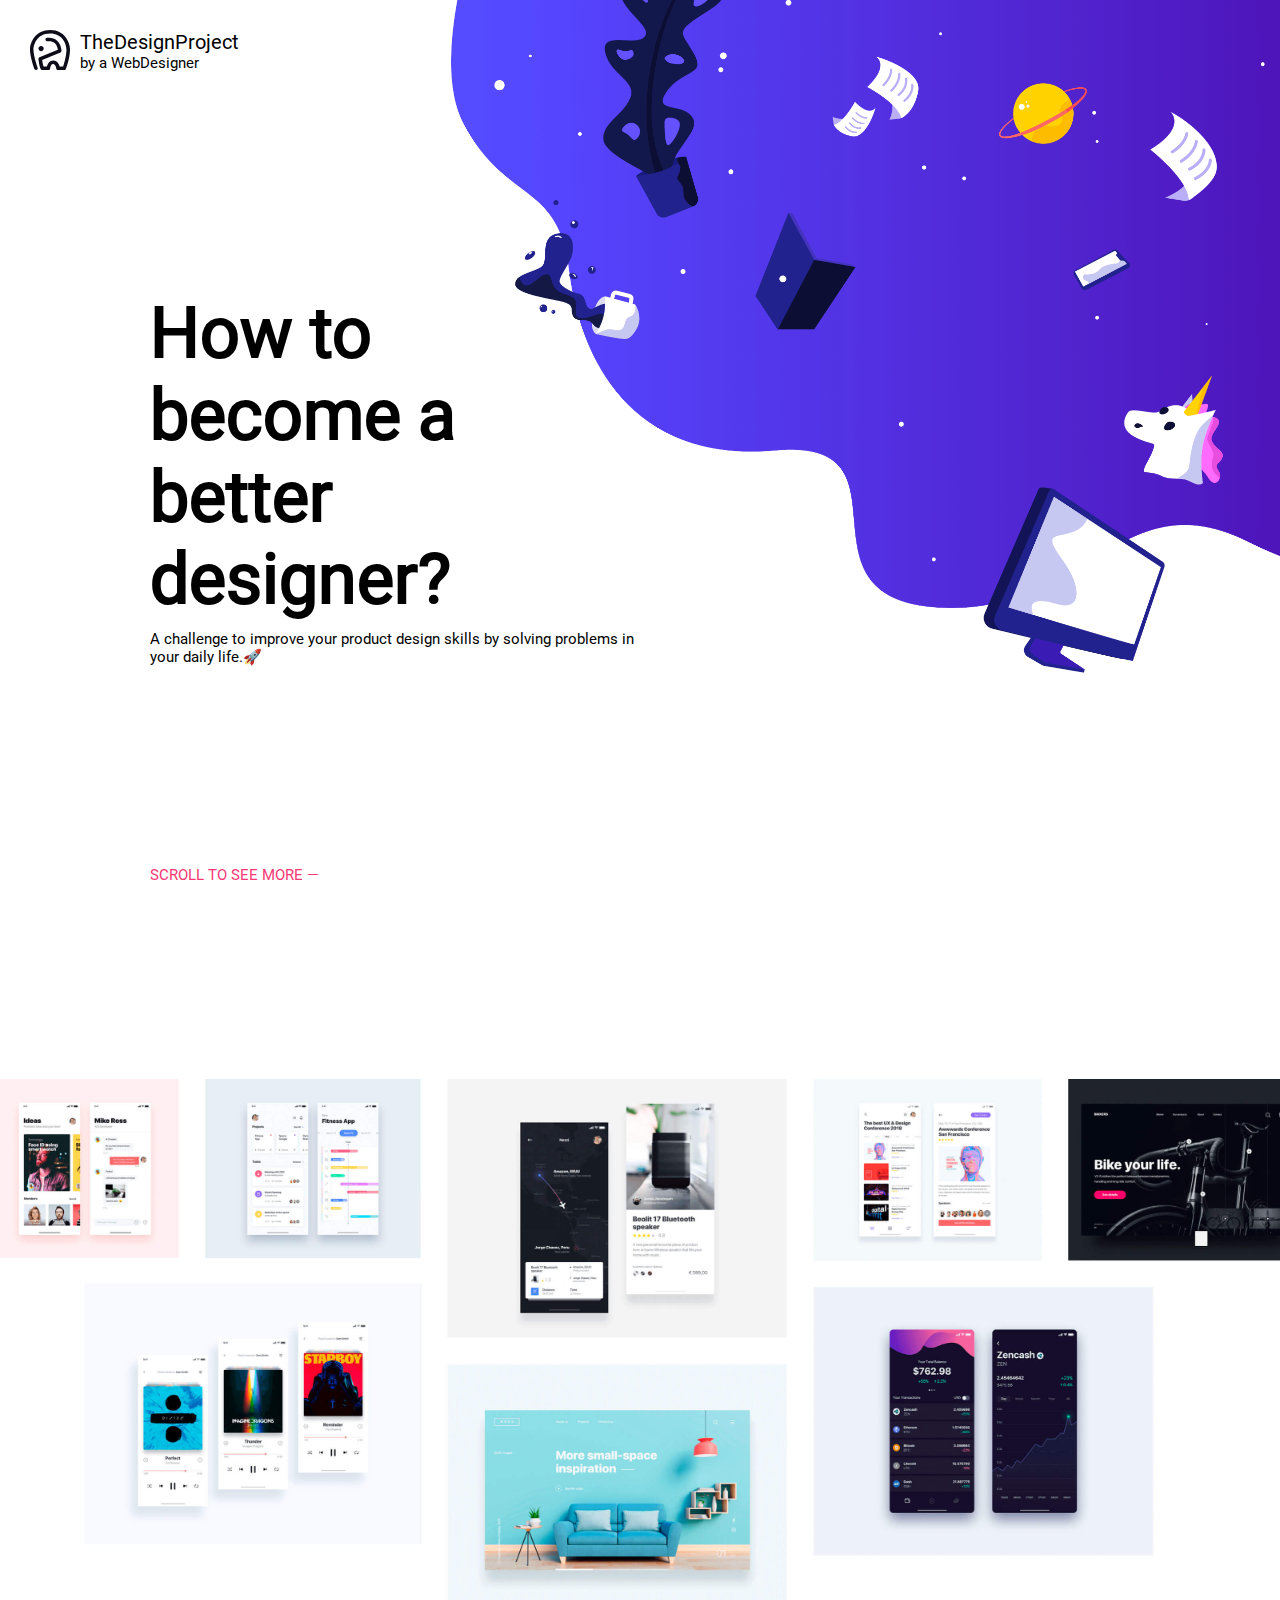
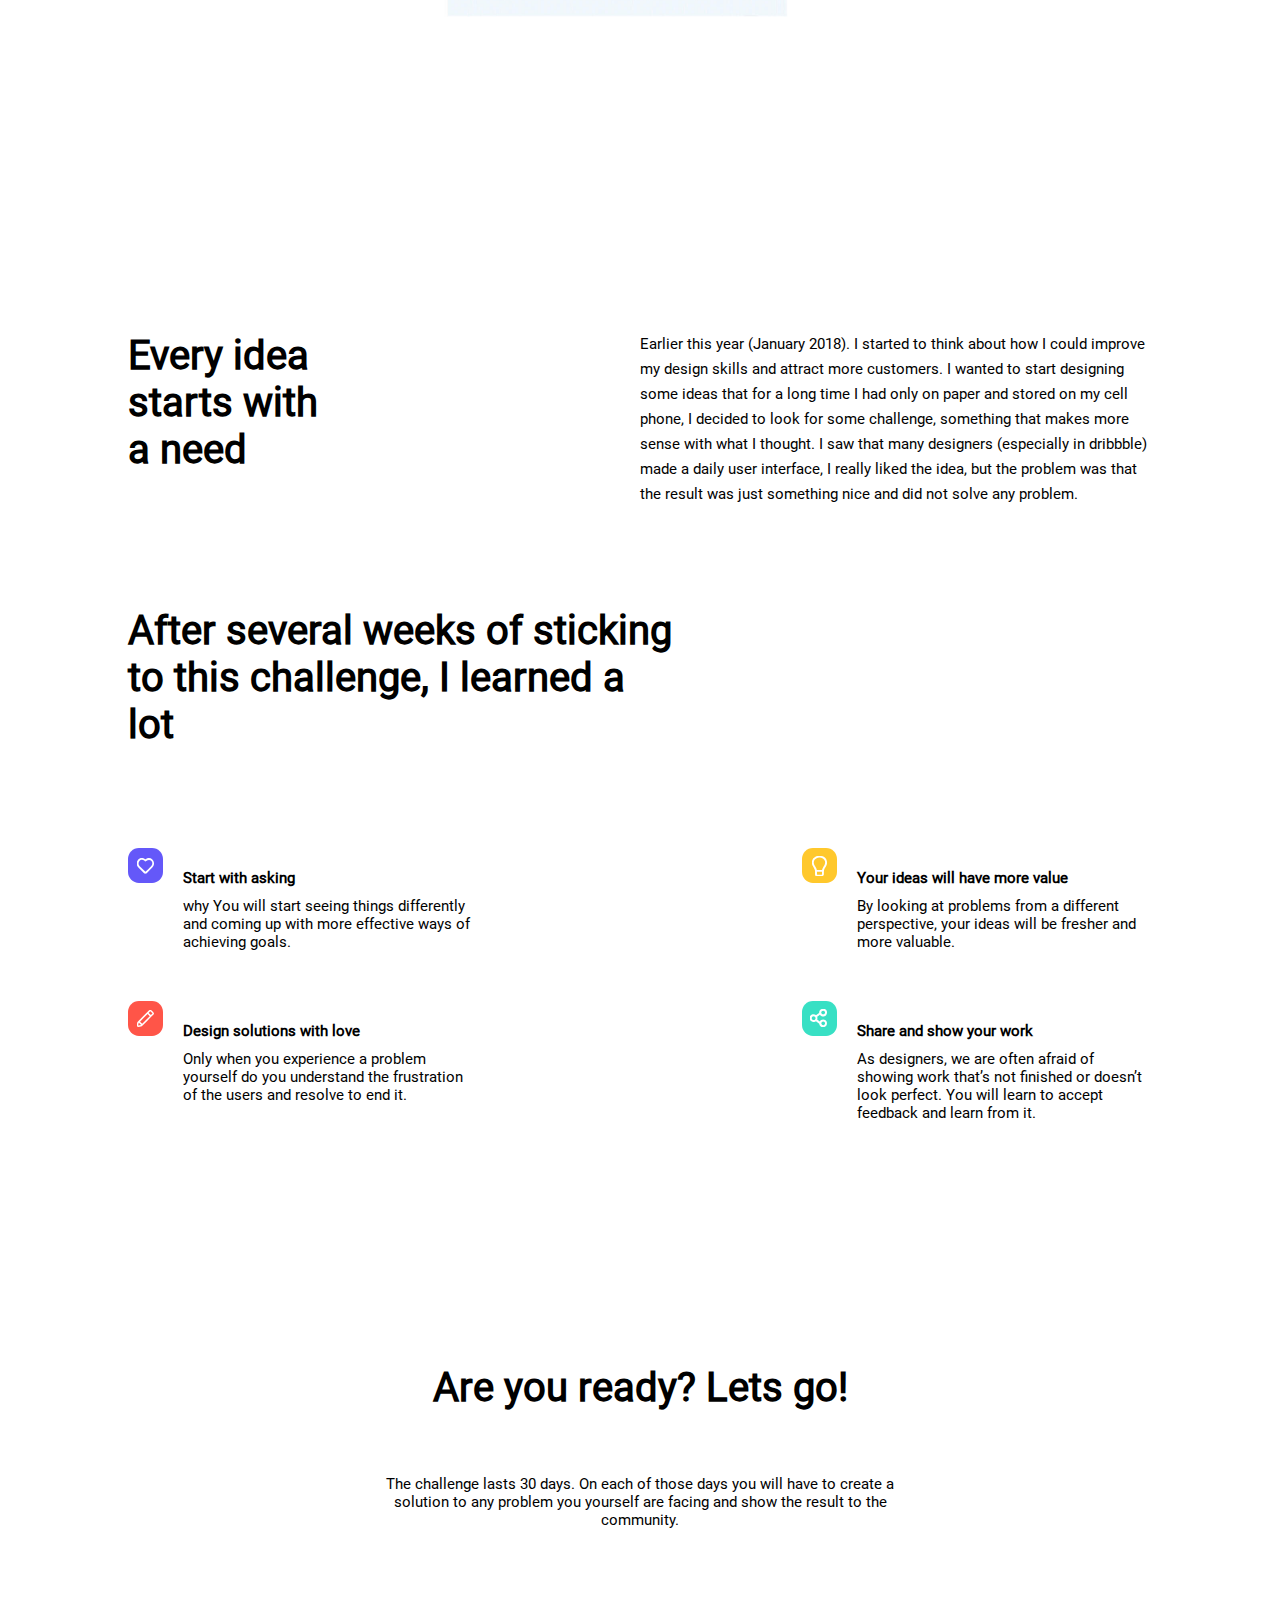
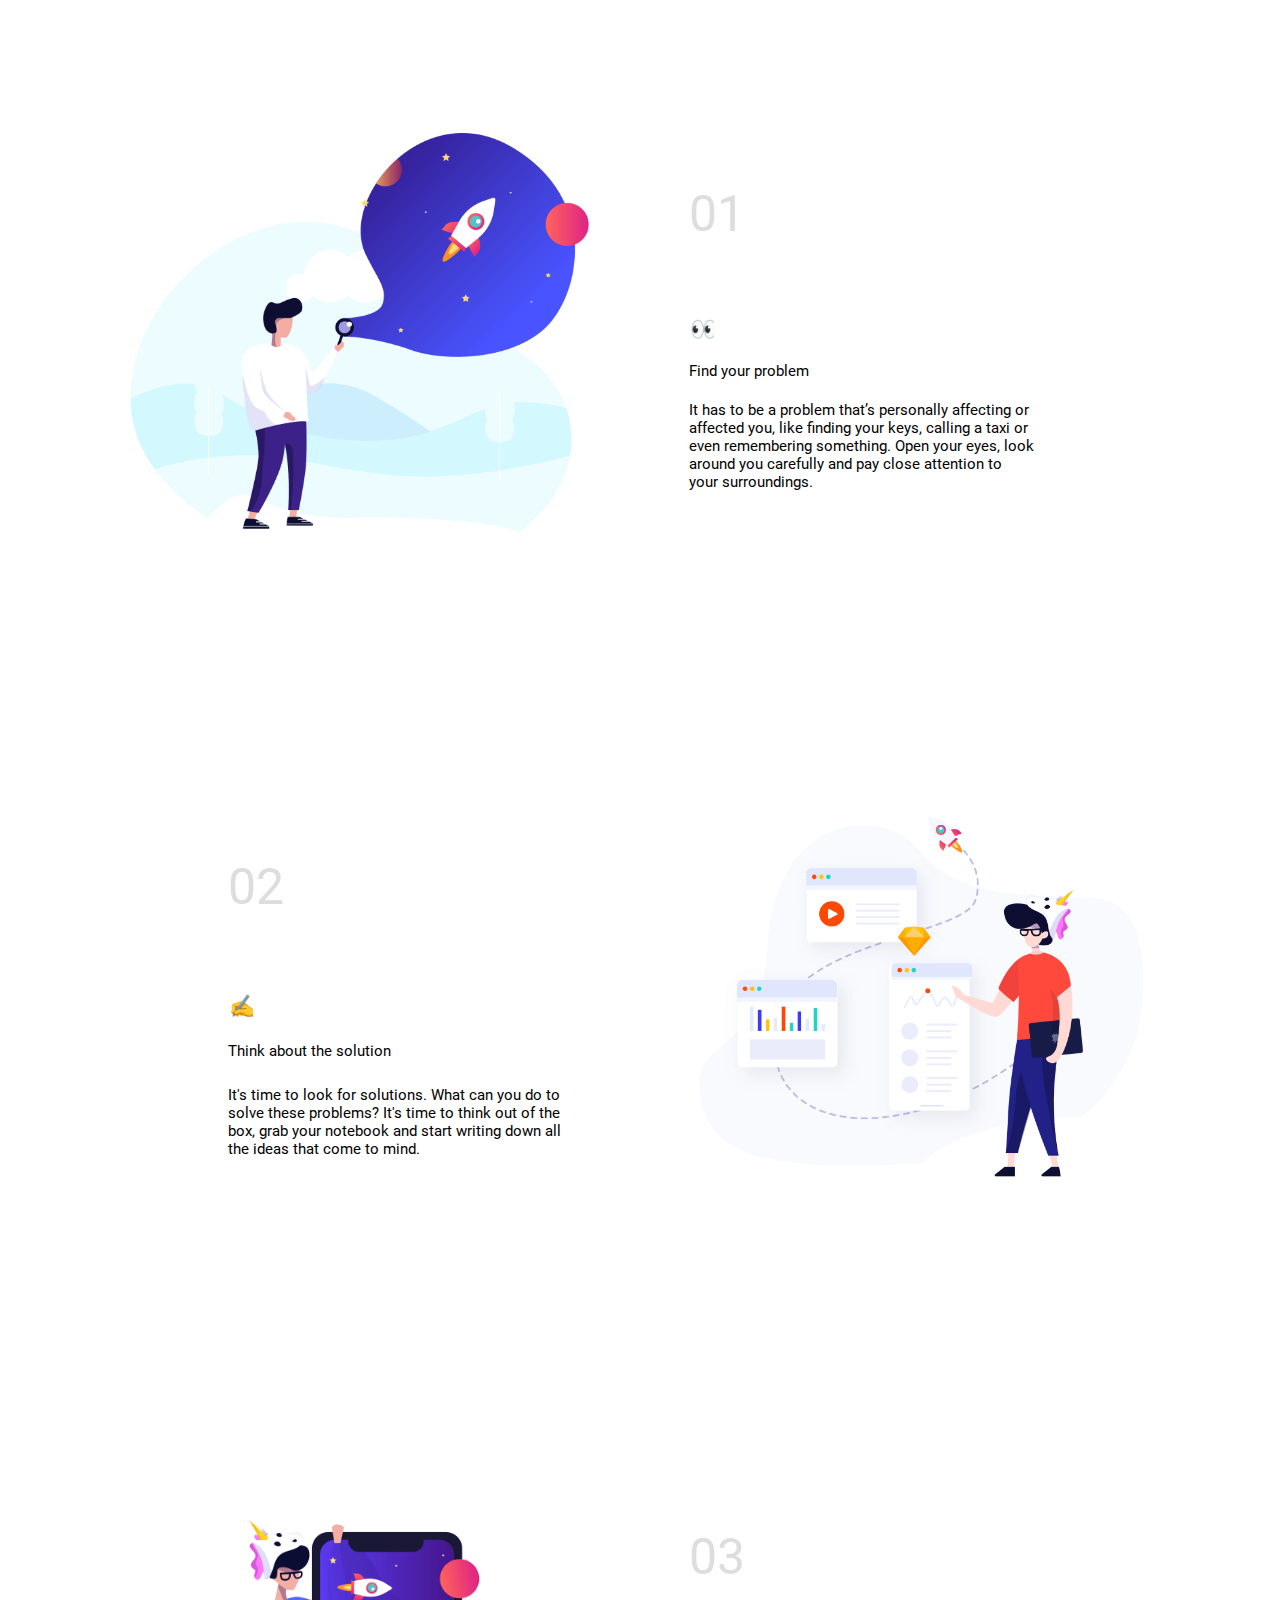
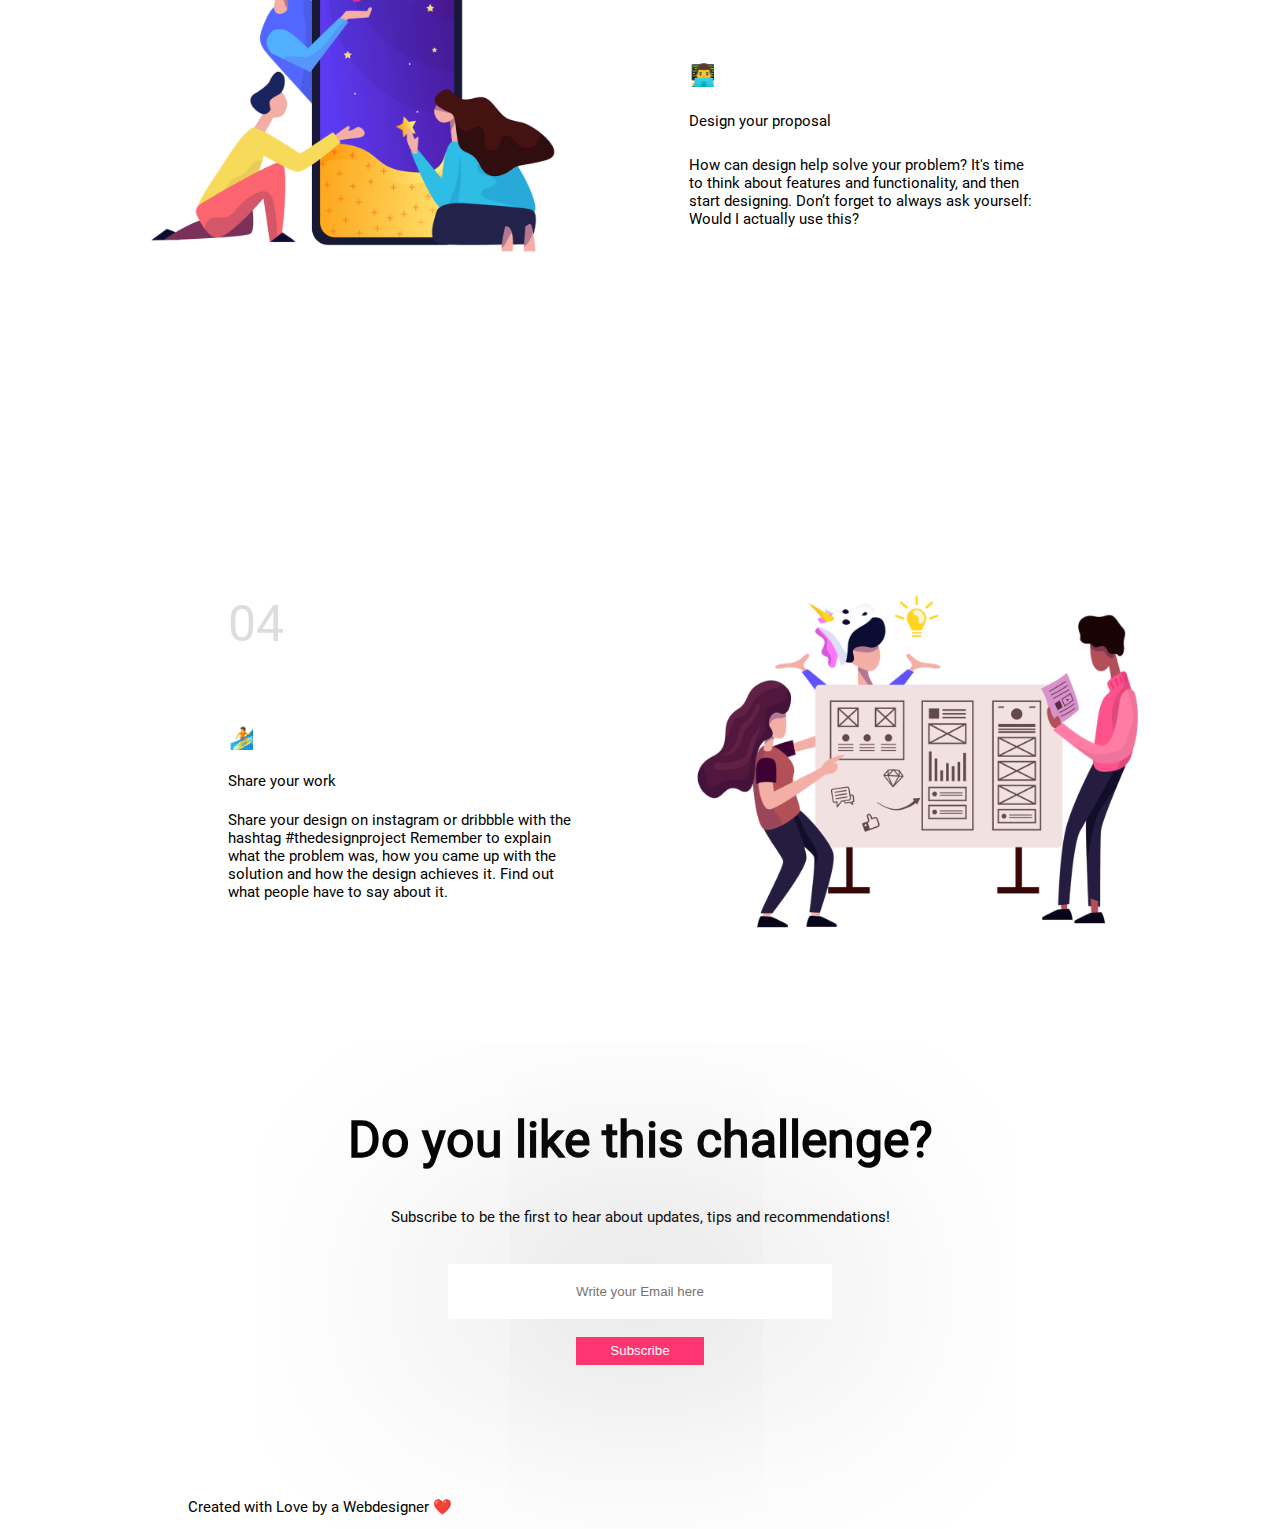
<file: index.html>
<!DOCTYPE html>
<html lang="en">

<head>
    <meta charset="UTF-8">
    <meta http-equiv="X-UA-Compatible" content="IE=edge">
    <meta name="viewport" content="width=device-width, initial-scale=1.0">
    <link rel="stylesheet" href="./assets/css/style.css">
    <title>Document</title>
</head>

<body>
    <header>
        <section class="section_Logo">
            <img src="./assets/img/logo.svg" alt="">
            <div>
                <p class="p_DesignProject">TheDesignProject</p>
                <p class="p_WebDesigner">by a WebDesigner</p>
            </div>
        </section>
        <article class="section_text_header">
            <h1>How to become a better designer?</h1>
            <p>A challenge to improve your product design skills by solving problems in your daily life.🚀
            </p>
            <p class="p_scroll">SCROLL TO SEE MORE —</p>
        </article>
    </header>


    <main>
        <section>
            <img class="main_firstImages" src="./assets/img/images.jpg" alt="">
        </section>

        <div class="main_divALL">
            <section class="sectionWithAllArticles">
                <article class="article_everyIdea">
                    <h2>Every idea starts with a need</h2>
                    <p>Earlier this year (January 2018). I started to think about how I could improve my design skills
                        and
                        attract more customers. I wanted to start designing some ideas that for a long time I had only
                        on
                        paper
                        and stored on my cell phone, I decided to look for some challenge, something that makes more
                        sense
                        with
                        what I thought. I saw that many designers (especially in dribbble) made a daily user interface,
                        I
                        really
                        liked the idea, but the problem was that the result was just something nice and did not solve
                        any
                        problem.
                    </p>
                </article>

                <article class="article_withOnlyH2">
                    <h2>After several weeks of sticking to this challenge, I learned a lot
                    </h2>
                </article>


                <section class="section_titles">
                    <div class="div_startAsking">
                        <article>

                            <p> <img src="./assets/img/title01.svg" alt="">Start with asking </p>
                            <p>why You will start seeing things differently and coming up with more effective ways of
                                achieving
                                goals.
                            </p>
                        </article>
                        <article>

                            <p><img src="./assets/img/title02.svg" alt="">Your ideas will have more value </p>
                            <p>By looking at problems from a different perspective, your ideas will be fresher and more
                                valuable.</p>
                        </article>
                    </div>
                    <div class="div_startAsking">
                        <article>

                            <p><img src="./assets/img/title03.svg" alt="">Design solutions with love </p>
                            <p>Only when you experience a problem yourself do you understand the frustration of the
                                users
                                and
                                resolve to end it.</p>
                        </article>
                        <article>

                            <p><img src="./assets/img/title04.svg" alt="">Share and show your work </p>
                            <p>As designers, we are often afraid of showing work that’s not finished or doesn’t look
                                perfect.
                                You will learn to accept feedback and learn from it.</p>
                        </article>
                    </div>
                </section>
            </section>
        </div>

        <section class="section_areYouReady">
            <h2>Are you ready? Lets go!</h2>
            <p>The challenge lasts 30 days. On each of those days you will have to create a
                solution to any problem you
                yourself are facing and show the result to the community.
            </p>
        </section>

        <div class="allSections_articleAndImg">
            <section class="section_findYourProblem">
                <img class="img_big" src="./assets/img/step01.png" alt="">
                <article>
                    <p>01</p>
                    <img class="img_icons" src="./assets//img/step01.svg" alt="">
                    <p>Find your problem</p>
                    <p>It has to be a problem that’s personally affecting or affected you, like finding your keys,
                        calling a
                        taxi or even remembering something. Open your eyes, look around you carefully and pay close
                        attention to your surroundings.</p>

                </article>
            </section>
            <section class="section_findYourProblem">
                <img class="img_big order1" src="./assets/img/step02.png" alt="">
                <article class="article_findYour">
                    <p>02</p>
                    <img class="img_icons" src="./assets/img/step02.svg" alt="">
                    <p>Think about the solution</p>
                    <p>It's time to look for solutions. What can you do to solve these problems? It's time to think out
                        of
                        the box, grab your notebook and start writing down all the ideas that come to mind.</p>

                </article>
            </section>
            <section class="section_findYourProblem">
                <img class="img_big" src="./assets/img/step03.png" alt="">
                <article>
                    <p>03</p>
                    <img class="img_icons" src="./assets/img/step03.svg" alt="">
                    <p>Design your proposal </p>
                    <p>How can design help solve your problem? It's time to think about features and functionality, and
                        then
                        start designing. Don’t forget to always ask yourself: Would I actually use this?
                    </p>

                </article>
            </section>
            <section class="section_findYourProblem">
                <img class="img_big order1" src="./assets/img/step04.png" alt="">
                <article>
                    <p>04</p>
                    <img class="img_icons" src="./assets/img/step04.svg" alt="">
                    <p>Share your work </p>
                    <p>Share your design on instagram or dribbble with the hashtag #thedesignproject Remember to explain
                        what the problem was, how you came up with the solution and how the design achieves it. Find out
                        what people have to say about it.
                    </p>
                </article>
            </section>
        </div>
    </main>

    <footer>
        <section>
            <h2>Do you like this challenge? </h2>
            <p class="p1_footer">Subscribe to be the first to hear about updates, tips and recommendations!</p>
            <input type="text" placeholder="Write your Email here">
            <button>Subscribe</button>
        </section>
        <div>
            <p>Created with Love by a Webdesigner ❤️</p>

        </div>
    </footer>
</body>

</html>
</file>
<file: assets/css/style.css>
/*! =========================================
/*!        Allgemeines                     
/*!========================================= */

@font-face {
    font-family: roboto;
    src: url("../fonts/Roboto-Regular.ttf");
}

* {
    margin: 0;
    padding: 0;
    box-sizing: border-box;
}

html {
    font-size: 10px;
    /* background-color: bisque; */
}

body {
    font-size: 1.5rem;
    font-family: roboto;
}


/*TODO =========================================
/*TODO        Header                     
/*TODO========================================= */

header {
    display: flex;
    flex-direction: column;
    background-image: url("../img/ilustracion1.png");
    background-position: top right;
    background-repeat: no-repeat;
    background-size: contain;
    width: 100%;
    height: 75vh;
    margin-bottom: 25vh;
}


.section_Logo {
    display: flex;
    margin: 3rem 0 0 3rem;
    gap: 1rem;
    width: 25%;

}

.section_Logo img {
    width: 4rem;
    align-self: flex-start;
}

.section_Logo div {
    display: flex;
    flex-direction: column;
    justify-content: flex-start;
}



.p_DesignProject {
    font-size: 2rem;
}



.section_text_header {
    width: 65rem;
    margin: 22rem 0 0 15rem;


}

.section_text_header h1 {
    font-size: 7rem;
    padding-bottom: 1rem;
}

.section_text_header p {
    width: 50rem;
}

.p_scroll {
    padding-top: 20rem;
    color: #F63874;
}




/** =========================================
/**        Main                     
/**========================================= */

main h2 {
    font-size: 4rem;
}

.article_everyIdea {
    display: flex;
    justify-content: space-between;

}

.article_everyIdea h2 {
    width: 20%;
    /* margin-right: 20rem; */
}

.article_everyIdea p {
    width: 50%;
    line-height: 2.5rem;
}

.main_firstImages {
    width: 100%;
    height: 100vh;
    object-fit: contain;
}

.article_withOnlyH2 {
    margin: 10rem 0;
    width: 55rem;

}

.section_titles {
    /* background-color: aqua; */
    display: flex;
    flex-direction: column;
    justify-content: space-between;
}

.section_titles img {
    width: 10%;
    margin: 0 2rem 0 0;
}

.section_titles article {
    /* background-color: #F63874; */
    flex-wrap: wrap;
    width: 35rem;

}

.main_divALL {
    padding: 10%;
}

.section_titles div {
    display: flex;
    justify-content: space-between;
    gap: 15%;
    /* background-color: aquamarine; */
    width: 100%;

}

.section_titles div p:nth-of-type(1) {
    font-weight: bold;
}

.section_titles div p:nth-of-type(2) {
    margin: 1rem 0 5rem 5.5rem;
}

.section_areYouReady p,
.section_areYouReady h2 {
    text-align: center;
    margin: 5% auto;
    width: 40%;
}

.allSections_articleAndImg {
    display: flex;
    flex-direction: column;
    width: 80%;
    margin: 0 auto;

}

.section_findYourProblem {
    display: flex;
    align-items: center;
    /* background-color: #F63874; */
    margin-top: 2rem;
    justify-content: space-between;
}

.section_findYourProblem article {
    width: 45%;
    height: 45rem;
    display: flex;
    flex-direction: column;
    justify-content: space-evenly;
    margin: 10rem;
}

.article_findYour {}

.section_findYourProblem p:nth-of-type(1) {
    font-size: 5rem;
    color: #dddddd;
}

.section_findYourProblem p:nth-of-type(2),
.section_findYourProblem p:nth-of-type(3) {
    width: 95%;
    margin-top: -5rem;
}

.img_big {
    width: 45%;
}

.img_icons {
    width: 7%;
    /* margin: 10% 0 2% 0; */
}

.order1 {
    order: 1;
}


/*? =========================================
/*?        Footer                     
/*?========================================= */

footer section {
    display: flex;
    flex-direction: column;
    align-items: center;
    text-align: center;
}

input,
button,
footer h2,
footer p {
    width: 50%;
    text-align: center;
}

footer h2 {
    font-size: 5rem;
    margin: 3%;
}

button {
    padding: 0.5% 0;
    margin: 0.5rem;
    width: 10%;
    color: #fff;
    background-color: #ff3571;
    border: none;
}

input {
    padding: 2rem 0;
    margin: 3% 0 1% 0;
    width: 30%;
    border: none;
    box-shadow: 0 0 50rem grey;
}

footer div {
    margin-top: 10%;
    margin-bottom: 1%;
}


@media only screen and (max-width: 1836px) {
    .section_text_header h1 {
        width: 50rem;
    }
}

@media only screen and (max-width: 1788px) {
    .section_text_header h1 {
        width: 40rem;
    }
}



}
</file>
